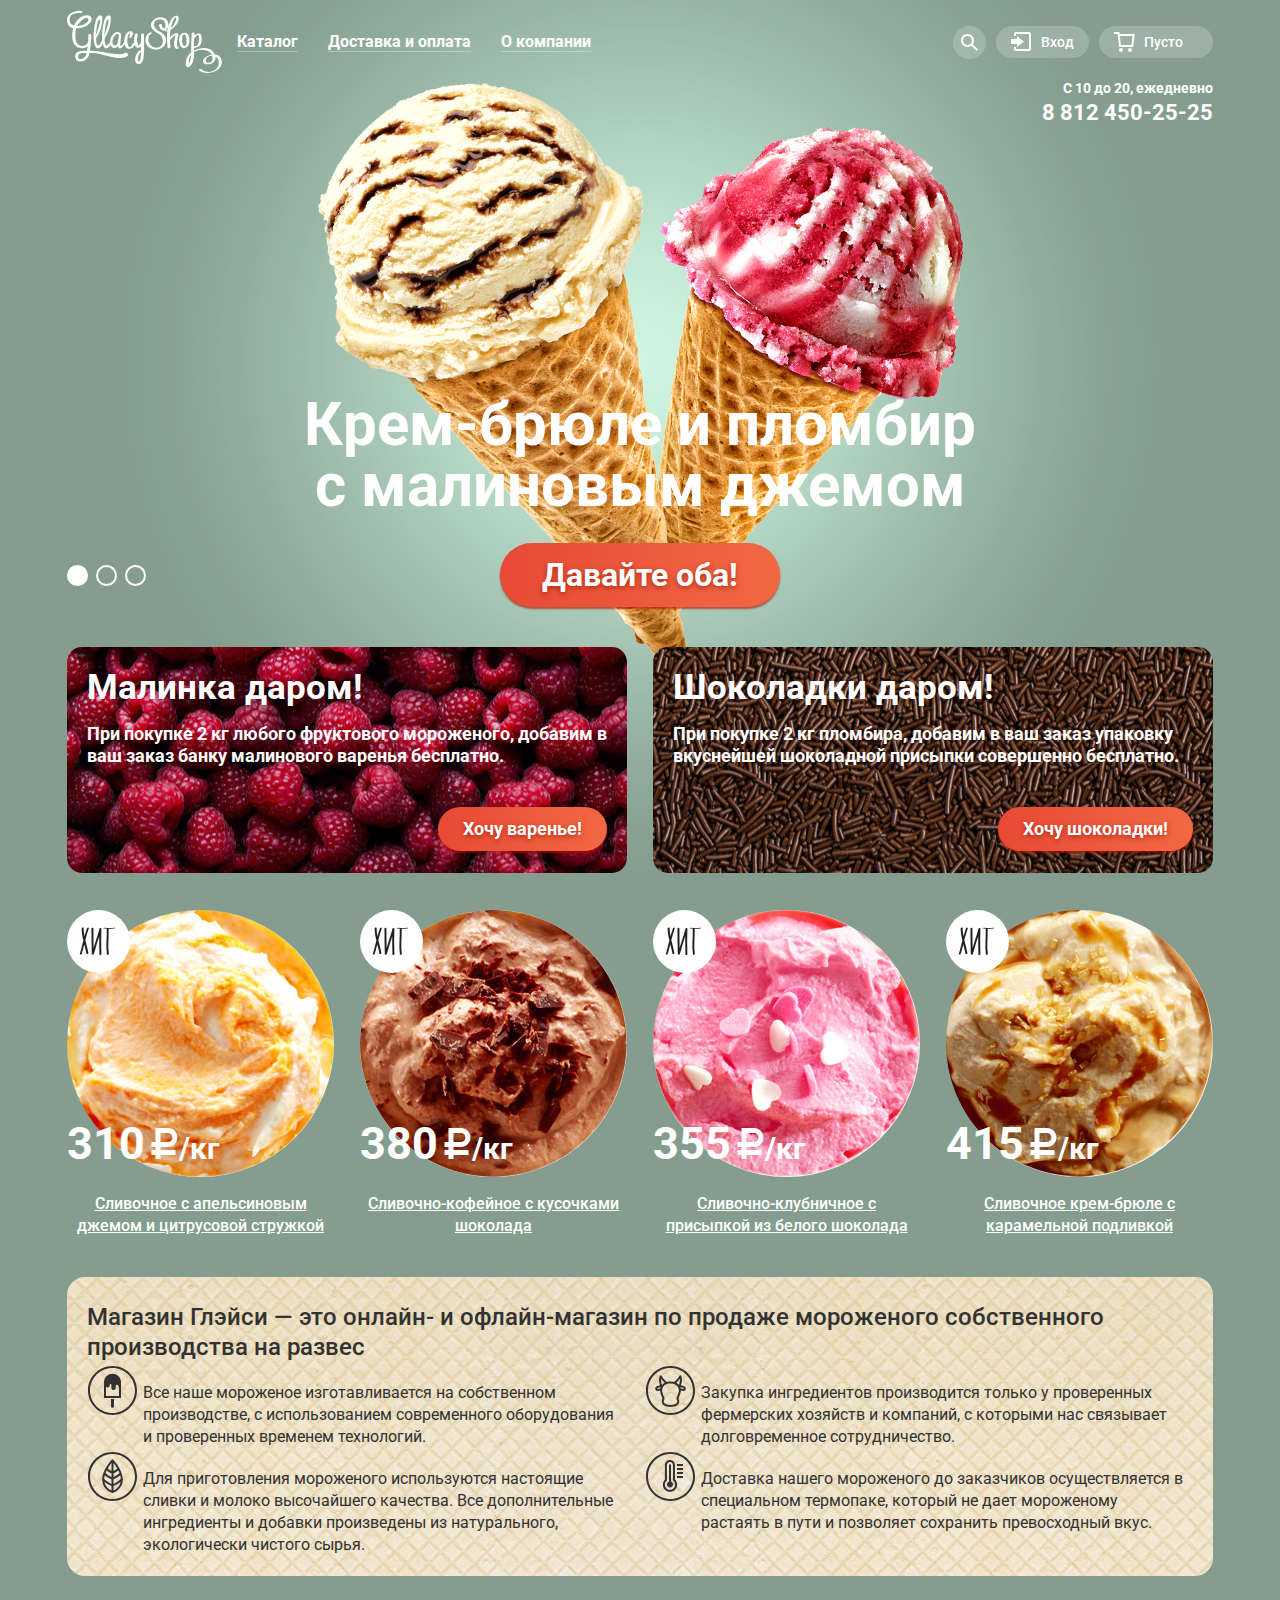
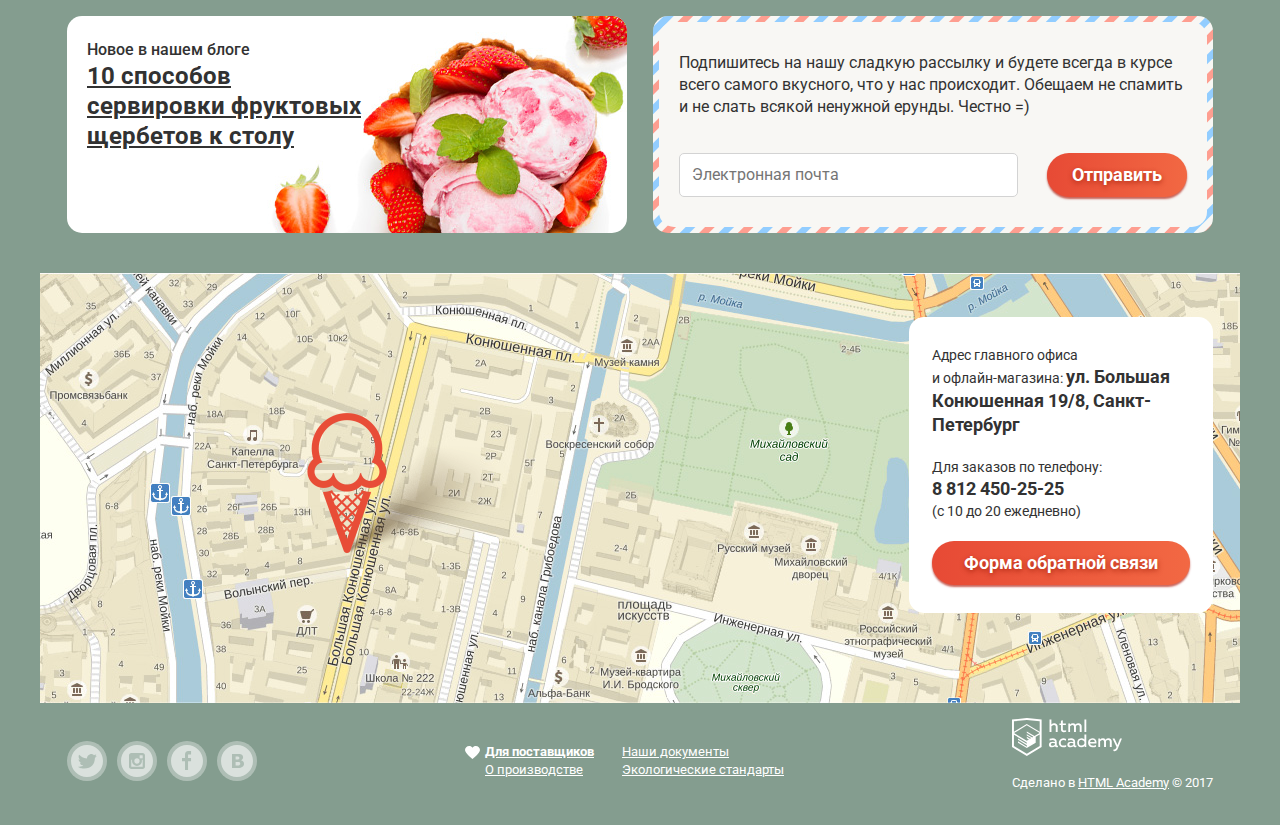
<file: index.html>
<!DOCTYPE html>
<html lang="ru">
	<head>
		<title>GllacyShop</title>
		<meta charset="utf-8">
		<link href="https://fonts.googleapis.com/css?family=Roboto:400,500,700&display=swap&subset=cyrillic" rel="stylesheet">
		<link rel="stylesheet" href="css/normalize.css">
		<link rel="stylesheet" href="css/style.css">
	</head>
	<body>
		<input class="visually-hidden" type="radio" id="product-1" name="toggle" checked>
		<input class="visually-hidden" type="radio" id="product-2" name="toggle">
		<input class="visually-hidden" type="radio" id="product-3" name="toggle">
		<div class="site-wrapper catalog-page">
			<header class="main-header">
				<nav class="main-navigation">
					<div class="main-navigation-wrapper">
						<div class="container">
							<a class="main-header-logo">
								<img src="img/index-logo.svg" width="155" height="70" alt="Логотип GllacyShop">
							</a>
							<ul class="site-navigation">
								<li class="navigation-item main-catalog-item">
									<a class="navigation-catalog" href="catalog.html"><span>Каталог</span></a>
									<ul class="sub-navigation">
										<li><p>Новинки</p></li>
										<li><a class="sub-navigation-item" href="#">Сливочное</a></li>
										<li><a class="sub-navigation-item" href="#">Щербеты</a></li>
										<li><a class="sub-navigation-item" href="#">Фруктовый лед</a></li>
										<li><a class="sub-navigation-item" href="#">Мелорин</a></li>
									</ul>
								</li>
								<li class="navigation-item"><a href="shipping.html"><span>Доставка и оплата</span></a></li>
								<li class="navigation-item"><a href="about.html"><span>О компании</span></a></li>
							</ul>
							<ul class="user-navigation">
								<li class="user-navigation-item search-bar">
									<a href="#"><span class="visually-hidden">Поиск</span></a>
									<form class="search-form" action="https://echo.htmlacademy.ru" method="post">
										<div>
											<label class="visually-hidden" for="search-text">Поиск
											</label>
											<input id="search-text" class="search-text" name="search-text" type="text" placeholder="Что ищем?">
										</div>
									</form>
								</li>
								<li class="user-navigation-item login-link">
									<a href="#">Вход</a>
									<div class="login-container">
										<form class="login-form" action="https://echo.htmlacademy.ru" method="post">
											<p class="login-item">
												<label for="user-email" class="visually-hidden">Электронная почта</label>
												<input id="user-email" class="user-email" type="email" name="email" placeholder="Электронная почта">
											</p>
											<p class="login-item">
												<label for="user-password" class="visually-hidden">
													Пароль
												</label>
												<input id="user-password" class="user-password" type="password" name="password" placeholder="Пароль">
											</p>
											<button class="button" type="submit">Войти</button>
											<a class="restore" href="#">Забыли пароль?</a>
											<br>
											<a class="new-user" href="#">Новая регистрация</a>
										</form>
									</div>
								</li>
								<li class="user-navigation-item shopping-cart">
									<p class="visually-hidden">Корзина</p>
									<a href="#" class="recycle">Пусто</a>
								</li>
							</ul>
						</div>
					</div>
				</nav>
				<div class="main-contact-info container">
					<p class="main-business-hours">
						С 10 до 20, ежедневно					
					</p>
					<p class="main-phone-number">8 812 450-25-25</p>
				</div>
			</header>
			<main class="container">
				<h1 class="visually-hidden">GllacyShop</h1>
				<section class="main-promos">
					<div class="slider-controls">
						<label for="product-1">Первый</label>
						<label for="product-2">Второй</label>
						<label for="product-3">Третий</label>
					</div>
					<h2 class="visually-hidden">Лучшие предложения</h2>
					<ul class="carousel">
						<li class="carousel-item" id="slide-1">
							<h3>Крем-брюле и пломбир с малиновым джемом</h3>
							<a class="button carousel-button" href="#">
							Давайте оба!
							</a>
						</li>
						<li class="carousel-item" id="slide-2">
							<h3>Шоколадный пломбир и лимонный сорбет</h3>
							<a class="button carousel-button" href="#">
							Давайте оба!
							</a>
						</li>
						<li class="carousel-item" id="slide-3">
							<h3>Пломбир с помадкой и клубничный щербет</h3>
							<a class="button carousel-button" href="#">
							Давайте оба!
							</a>
						</li>
					</ul>
				</section>
				<section class="best-offer">
					<h2 class="visually-hidden">Лучшие предложения</h2>
					<div class="best-offer-item raspberies">
						<h3>Малинка даром!</h3>
						<p>При покупке 2 кг любого фруктового мороженого, добавим в ваш заказ банку малинового варенья бесплатно.</p>
						<a class="button" href="#">Хочу варенье!</a>
					</div>
					<div class="best-offer-item chocolates">
						<h3>Шоколадки даром!</h3>
						<p>При покупке 2 кг пломбира, добавим в ваш заказ упаковку вкуснейшей шоколадной присыпки совершенно бесплатно.</p>
						<a class="button" href="#">Хочу шоколадки!</a>
					</div>
				</section>
				<section class="hits">
					<h2 class="visually-hidden">Хиты продаж</h2>
					<ul class="catalog">
						<li class="catalog-item hit">
							<img src="img/hit-icecream-1.jpg" alt="Сливочное с апельсиновым джемом и цитрусовой стружкой">
							<a href="#">Сливочное с апельсиновым джемом и цитрусовой стружкой</a>
							<p class="price">
								<span class="value">310</span>
								<span class="unit">/кг</span>
							</p>
							<a class="button" href="#">Быстрый просмотр</a>
						</li>
						<li class="catalog-item hit" >
							<img src="img/hit-icecream-2.jpg" alt="Сливочно-кофейное с кусочками шоколада">
							<a href="#">Сливочно-кофейное с кусочками шоколада</a>
							<p class="price">
								<span class="value">380</span>
								<span class="unit">/кг</span>
							</p>
							<a class="button" href="#">Быстрый просмотр</a>
						</li>
						<li class="catalog-item hit">
							<img src="img/hit-icecream-3.jpg" alt="Сливочно-клубничное с присыпкой из белого шоколада">
							<a href="#">Сливочно-клубничное с присыпкой из белого шоколада</a>
							<p class="price">
								<span class="value">355</span>
								<span class="unit">/кг</span>
							</p>
							<a class="button" href="#">Быстрый просмотр</a>
						</li>
						<li class="catalog-item hit">
							<img src="img/hit-icecream-4.jpg" alt="Сливочное крем-брюле с карамельной подливкой">
							<a href="#">Сливочное крем-брюле с карамельной подливкой</a>
							<p class="price">
								<span class="value">415</span>
								<span class="unit">/кг</span>
							</p>
							<a class="button" href="#">Быстрый просмотр</a>
						</li>				
					</ul>
				</section>
				<section class="advantages">
					<h2 class="visually-hidden">Наши преимущества</h2>
					<p class="advantages-lead">Магазин Глэйси — это онлайн- и офлайн-магазин по продаже мороженого собственного производства на развес</p>
				<div class="advantages-wrapper">		
					<ul class="advantages-list-left">
							<li class="first">
								Все наше мороженое изготавливается на собственном производстве, с использованием современного оборудования и проверенных временем технологий.
							</li>
							<li class="second">
								Для приготовления мороженого используются настоящие сливки и молоко высочайшего качества. Все дополнительные ингредиенты и добавки произведены из натурального, экологически чистого сырья.
							</li>
						</ul>
						<ul class="advantages-list-right">
							<li class="third">
								Закупка ингредиентов  производится только у проверенных фермерских хозяйств и компаний, с которыми нас связывает долговременное сотрудничество.
							</li>
							<li class="fourth">
								Доставка нашего мороженого до заказчиков осуществляется в специальном термопаке, который не дает мороженому растаять в пути и позволяет сохранить превосходный вкус.
							</li>
						</ul>
					</div>
				</section>
				<div class="index-columns">	
					<section class="news">
						<h2 class="visually-hidden">Новости</h2>
						<p class="latest-news">Новое в нашем блоге</p>
						<a href="#">10 способов сервировки фруктовых щербетов к столу</a>
					</section>
					<section class="subscribe">
						<div class="subscribe-wrapper">
							<h2 class="visually-hidden">Форма для подписки</h2>
							<p class="subscribe-text">Подпишитесь на нашу сладкую рассылку и будете всегда в курсе всего самого вкусного, что у нас происходит. Обещаем не спамить и не слать всякой ненужной ерунды. Честно =) </p>
							<form class="subscribe-form" action="https://echo.htmlacademy.ru" method="post">
								<label for="subscribe-email" class="visually-hidden">Ваш емейл</label>
								<input id="subscribe-email" type="email" name="email" value="" placeholder="Электронная почта">
								<button class="button" type="submit">Отправить</button>
							</form>
						</div>
					</section>
				</div>
				<section class="map">
					<h2 class="visually-hidden">Как нас найти?</h2>
					<iframe src="https://www.google.com/maps/embed?pb=!1m18!1m12!1m3!1d1998.6036253003151!2d30.320858716211177!3d59.938719169054096!2m3!1f0!2f0!3f0!3m2!1i1024!2i768!4f13.1!3m3!1m2!1s0x4696310fca145cc1%3A0x42b32648d8238007!2z0JHQvtC70YzRiNCw0Y8g0JrQvtC90Y7RiNC10L3QvdCw0Y8g0YPQuy4sIDE5LzgsINCh0LDQvdC60YIt0J_QtdGC0LXRgNCx0YPRgNCzLCDQoNC-0YHRgdC40Y8sIDE5MTE4Ng!5e0!3m2!1sru!2scz!4v1563343002463!5m2!1sru!2scz" width="1200" height="430" frameborder="0" style="border:0" allowfullscreen></iframe>
					<div class="contact-info">
						<p class="address">
							Адрес главного офиса <br>и офлайн-магазина:
							<strong>ул. Большая Конюшенная 19/8, Санкт-Петербург</strong>
						</p>
						<p class="phone-number">
							Для заказов по телефону:<br>
							<strong>8 812 450-25-25</strong><br>
							(с 10 до 20 ежедневно)
						</p>
						<a class="button feedback-form-button" href="#">Форма обратной связи</a>
					</div>
				</section>
			</main>
			<footer class="main-footer">
				<div class="container">
					<div class="footer-social">
						<ul class="footer-social-list">
							<li><a class="social-button twitter" href="#">Твиттер</a></li>
							<li><a class="social-button instagram" href="#">Инстаграм</a></li>
							<li><a class="social-button fb" href="#">Фейсбук</a></li>
							<li><a class="social-button vk" href="#">Вконтакте</a></li>
						</ul>
					</div>
					<div class="legal-info">
						<ul class="left">
							<li><a href="#" class="bold-href">Для поставщиков</a></li>
							<li><a href="#">О производстве</a></li>
						</ul>
						<ul class="right">
							<li><a href="#">Наши документы</a></li>
							<li><a href="#">Экологические стандарты</a></li>
						</ul>
					</div>
					<div class="footer-copyright">
						<a href="#">
							<img class="footer-logo" src="img/logo-footer.svg" alt="html-academy-logo">
						</a>
						<p>
							Сделано в <a href="#">HTML Academy</a> &copy; 2017
						</p>
					</div>
				</div>
			</footer>
		</div>
		<div class="modal-wrapper"></div>
		<section class="modal modal-feedback">
			<h2 class="visually-hidden">Форма обратной связи</h2>
			<p class="feedback-first-line">Мы обязательно Вам ответим!</p>
			<form class="feedback-form" action="https://echo.htmlacademy.ru" method="post">
				<p>
					<label class="visually-hidden" for="feedback-name">Имя пользователя</label>
					<input id="feedback-name" class="feedback-name" name="username" type="text" placeholder="Как вас зовут?">
				</p>
				<p>
					<label class="visually-hidden" for="feedback-email">Email</label>
					<input id="feedback-email" class="feedback-email" name="email" type="email" placeholder="Ваша почта для ответа?">
				</p>
				<textarea id="feedback-textarea" class="feedback-textarea" name="question" type="text" rows="6" placeholder="Напишите что-нибудь..."></textarea>
				<button class="button" type="submit">Отправить</button>
			</form>
			<button class="modal-close">Закрыть</button>
		</section>
		<script src="js/index.js"></script>	
	</body>
</html>
</file>
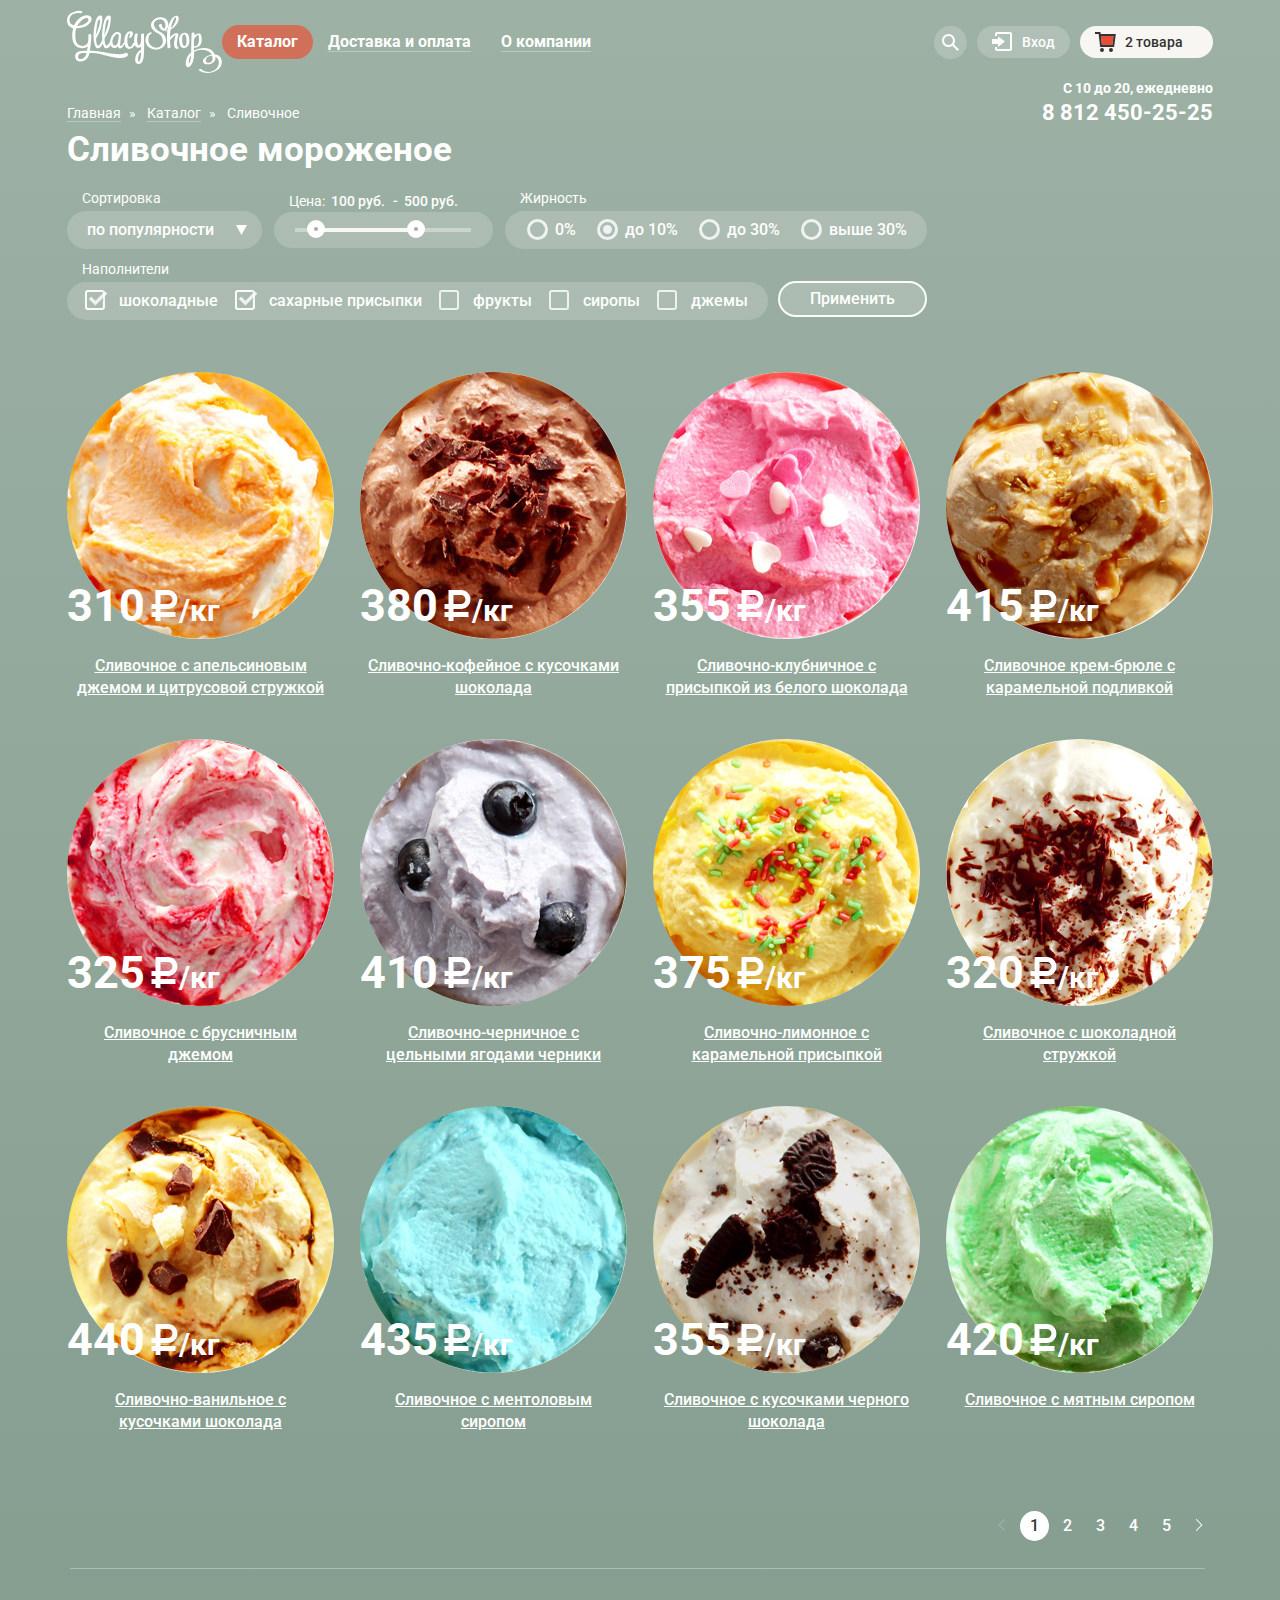
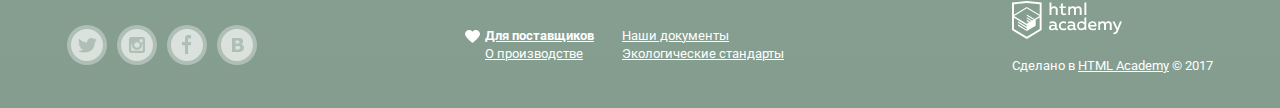
<file: catalog.html>
<!DOCTYPE html>
<html lang="ru">
<head>
    <meta charset="UTF-8">
    <meta name="viewport" content="width=device-width, initial-scale=1.0">
    <meta http-equiv="X-UA-Compatible" content="ie=edge">
    <link href="https://fonts.googleapis.com/css?family=Roboto:400,500,700&display=swap&subset=cyrillic" rel="stylesheet">
    <link rel="stylesheet" href="css/normalize.css">
	<link rel="stylesheet" href="css/style.css">
    <title>GllacyShop. Catalog</title>
</head>
<body>
    <div class="site-wrapper catalog-page">
        <header class="main-header">
            <nav class="main-navigation">
                <div class="main-navigation-wrapper">
                    <div class="container">
                        <a class="main-header-logo" href="index.html">
                            <img src="img/index-logo.svg" width="155" height="70" alt="Логотип GllacyShop">
                        </a>
                        <ul class="site-navigation">
                            <li class="navigation-item main-catalog-item">
                                <a class="navigation-catalog current-nav-item" href="#"><span>Каталог</span></a>
                                <ul class="sub-navigation">
                                    <li><p>Новинки</p></li>
                                    <li><a class="sub-navigation-item current" href="">Сливочное</a></li>
                                    <li><a class="sub-navigation-item" href="#">Щербеты</a></li>
                                    <li><a class="sub-navigation-item" href="#">Фруктовый лед</a></li>
                                    <li><a class="sub-navigation-item" href="#">Мелорин</a></li>
                                </ul>
                            </li>
                            <li class="navigation-item"><a href="shipping.html"><span>Доставка и оплата</span></a></li>
                            <li class="navigation-item"><a href="about.html"><span>О компании</span></a></li>
                        </ul>
                        <ul class="user-navigation">
                            <li class="user-navigation-item search-bar">
                                <a href="#"><span class="visually-hidden">Поиск</span></a>
                                <form class="search-form" action="https://echo.htmlacademy.ru" method="post">
                                    <div>
                                        <label class="visually-hidden" for="search-text">Поиск
                                        </label>
                                        <input id="search-text" class="search-text" name="search-text" type="text" placeholder="Что ищем?">
                                    </div>
                                </form>
                            </li>
                            <li class="user-navigation-item login-link">
                                <a href="#">Вход</a>
                                <div class="login-container">
                                    <form class="login-form" action="https://echo.htmlacademy.ru" method="post">
                                        <p class="login-item">
                                            <label for="user-email" class="visually-hidden">Электронная почта</label>
                                            <input id="user-email" class="user-email" type="email" name="email" placeholder="Электронная почта">
                                        </p>
                                        <p class="login-item">
                                            <label for="user-password" class="visually-hidden">
                                                Пароль
                                            </label>
                                            <input id="user-password" class="user-password" type="password" name="password" placeholder="Пароль">
                                        </p>
                                        <button class="button" type="submit">Войти</button>
                                        <a class="restore" href="#">Забыли пароль?</a>
                                        <br>
                                        <a class="new-user" href="#">Новая регистрация</a>
                                    </form>
                                </div>
                            </li>
                            <li class="user-navigation-item shopping-cart">
                                <p class="visually-hidden">Корзина</p>
                                <a href="#" class="recycle recycle-filled">2 товара</a>
                                <div class="shopping-cart-submenu">
                                    <ul class="shopping-cart-item-list">
                                        <li class="shopping-cart-item">
                                            <p class="ordered-icecream ordered-icecream-1">
                                                <span class="icecream-name">Пломбир с апельсиновым джемом</span>                                                
                                                <span class="weight-and-price">
                                                    <span class="weight">1,5 кг</span>
                                                    x
                                                    <span class="icecream-price">200 руб.</span>
                                                    </span>
                                                <span class="total-icecream-price">300 руб.</span>
                                            </p>
                                            <button class="delete-icecream">Удалить</button>
                                        </li>
                                        <li class="shopping-cart-item">
                                            <p class="ordered-icecream ordered-icecream-2">
                                                <span class="icecream-name">Клубничный пломбир с присыпкой из белого шоколада</span>                                                
                                                <span class="weight-and-price">
                                                    <span class="weight">1,5 кг</span>
                                                    x
                                                    <span class="icecream-price">300 руб.</span>
                                                </span>
                                                <span class="total-icecream-price">450 руб.</span>
                                            </p>
                                            <button class="delete-icecream ">Удалить</button>
                                        </li>
                                    </ul>
                                    <p class="total-price">Итого: 750 руб.</p>
                                    <button class="button">Оформить заказ</button>
                                </div>
                            </li>
                        </ul>
                    </div>
                </div>
            </nav>
            <div class="main-contact-info container">
                <p class="main-business-hours">
                    С 10 до 20, ежедневно					
                </p>
                <p class="main-phone-number">8 812 450-25-25</p>
            </div>
        </header>

        <main class="container">
            <ul class="breadcrumbs">
                <li class="crumb"><a href="index.html">Главная</a></li>
                <li class="crumb"><a href="catalog.html">Каталог</a></li>
                <li class="crumb">Сливочное</li>
            </ul>
            <h1 class="catalog-header">Сливочное мороженое</h1>
            <section class="icecream-filter">
                <h2 class="visually-hidden">Фильтры поиска</h2>
                <form class="filter-form" name="filters" action="https://echo.htmlacademy.ru" method="post"> 
                    <fieldset class="filter-sort">
                        <legend class="filter-header">Сортировка</legend>
                        <div class="filter-wrapper">
                            <select name="sort" id="sort">
                                <option value="sort-popularity">по популярности</option>
                                <option value="sort-fat">по жирности</option>
                            </select>
                            <svg version="1.1" id="Layer_1" xmlns="http://www.w3.org/2000/svg" xmlns:xlink="http://www.w3.org/1999/xlink" x="0px" y="0px"	 width="11px" height="10px" viewBox="0 0 11 10" enable-background="new 0 0 11 10" xml:space="preserve">
                                <polyline fill="#231F20" points="5.5,10 0,0 11,0 "/>
                            </svg>
                        </div>
                    </fieldset>
                    <fieldset class="filter-price">
                        <span class="filter-header">Цена:</span>
                        <label for="min-price" class="min-price"><input type="text" name="min-price" value="100 руб."></label>
                        <label for="max-price"><input type="text" name="max-price" value="500 руб."></label>
                        <div class="filter-wrapper">
                            <div class="range-controls">
                                <div class="scale">
                                    <div class="bar"></div>
                                </div>
                                <div class="range-toggle range-toggle-min"></div>
                                <div class="range-toggle range-toggle-max"></div>
                            </div>
                        </div>
                    </fieldset>
                    <fieldset class="filter-fat">
                        <legend class="filter-header">Жирность</legend>
                        <div class="filter-wrapper">
                            <input class="fat-toggle" type="radio" id="fat-0" name="fat" value="0">
                            <label for="fat-0" tabindex="0">0%</label>
                            <input class="fat-toggle" type="radio" id="fat-10" name="fat" value="10" checked>
                            <label for="fat-10" tabindex="0">до 10%</label>
                            <input class="fat-toggle" type="radio" id="fat-30" name="fat" value="30">
                            <label for="fat-30" tabindex="0">до 30%</label>
                            <input class="fat-toggle" type="radio" id="fat-30-plus" name="fat" value="30-plus">
                            <label for="fat-30-plus" tabindex="0">выше 30%</label>
                        </div>
                    </fieldset>
                    <fieldset class="filter-filler">
                        <legend class="filter-header">Наполнители</legend>
                        <div class="filter-wrapper">
                            <input class="filler-toggle" type="checkbox" id="filler-chocolate" name="filler" value="chocolate" checked>
                            <label for="filler-chocolate" tabindex="0">Шоколадные</label>
                            <input class="filler-toggle" type="checkbox" id="filler-sugar-powder" name="filler" value="sugar-powder" checked>
                            <label for="filler-sugar-powder" tabindex="0">Сахарные присыпки</label>
                            <input class="filler-toggle" type="checkbox" id="filler-friuts" name="filler" value="fruits">
                            <label for="filler-friuts" tabindex="0">Фрукты</label>
                            <input class="filler-toggle" type="checkbox" id="filler-syrups" name="filler" value="syrups">
                            <label for="filler-syrups" tabindex="0">Сиропы</label>
                            <input class="filler-toggle" type="checkbox" id="filler-jams" name="filler" value="jams">
                            <label for="filler-jams" tabindex="0">Джемы</label>
                        </div>
                    </fieldset>
                    <fieldset class="filter-submit">
                        <button class="filters-submit" type="submit">Применить</button>
                    </fieldset>
                </form>
            </section>
            <section class="results">
                <h2 class="visually-hidden">Результаты поиска</h2>
                <ul class="catalog">
                    <li class="catalog-item">
                        <img class="icecream-img" src="img/hit-icecream-1.jpg" alt="Сливочное с апельсиновым джемом и цитрусовой стружкой">
                        <a href="#">Сливочное с апельсиновым джемом и цитрусовой стружкой</a>
                        <p class="price">
                            <span class="value">310</span>
                            <span class="unit">/кг</span>
                        </p>
                        <a class="button" href="#">Быстрый просмотр</a>
                    </li>
                    <li class="catalog-item" >
                        <img src="img/hit-icecream-2.jpg" alt="Сливочно-кофейное с кусочками шоколада">
                        <a href="#">Сливочно-кофейное с кусочками шоколада</a>
                        <p class="price">
                            <span class="value">380</span>
                            <span class="unit">/кг</span>
                        </p>
                        <a class="button" href="#">Быстрый просмотр</a>
                    </li>
                    <li class="catalog-item">
                        <img src="img/hit-icecream-3.jpg" alt="Сливочно-клубничное с присыпкой из белого шоколада">
                        <a href="#">Сливочно-клубничное с присыпкой из белого шоколада</a>
                        <p class="price">
                            <span class="value">355</span>
                            <span class="unit">/кг</span>
                        </p>
                        <a class="button" href="#">Быстрый просмотр</a>
                    </li>
                    <li class="catalog-item">
                        <img src="img/hit-icecream-4.jpg" alt="Сливочное крем-брюле с карамельной подливкой">
                        <a href="#">Сливочное крем-брюле с карамельной подливкой</a>
                        <p class="price">
                            <span class="value">415</span>
                            <span class="unit">/кг</span>
                        </p>
                        <a class="button" href="#">Быстрый просмотр</a>
                    </li>
                    <li class="catalog-item">
                        <img src="img/catalog-icecream-5.jpg" alt="Сливочное с брусничным джемом">
                        <a href="#">Сливочное с брусничным джемом</a>
                        <p class="price">
                            <span class="value">325</span>
                            <span class="unit">/кг</span>
                        </p>
                        <a class="button" href="#">Быстрый просмотр</a>
                    </li>
                    <li class="catalog-item">
                        <img src="img/catalog-icecream-6.jpg" alt="Сливочно-черничное с цельными ягодами черники">
                        <a href="#">Сливочно-черничное с цельными ягодами черники</a>
                        <p class="price">
                            <span class="value">410</span>
                            <span class="unit">/кг</span>
                        </p>
                        <a class="button" href="#">Быстрый просмотр</a>
                    </li>
                    <li class="catalog-item">
                        <img src="img/catalog-icecream-7.jpg" alt="Сливочно-лимонное с карамельной присыпкой">
                        <a href="#">Сливочно-лимонное с карамельной присыпкой</a>
                        <p class="price">
                            <span class="value">375</span>
                            <span class="unit">/кг</span>
                        </p>
                        <a class="button" href="#">Быстрый просмотр</a>
                    </li>
                    <li class="catalog-item">
                        <img src="img/catalog-icecream-8.jpg" alt="Сливочное с шоколадной стружкой">
                        <a href="#">Сливочное с шоколадной стружкой</a>
                        <p class="price">
                            <span class="value">320</span>
                            <span class="unit">/кг</span>
                        </p>
                        <a class="button" href="#">Быстрый просмотр</a>
                    </li>
                    <li class="catalog-item">
                        <img class="icecream-img" src="img/catalog-icecream-9.jpg" alt="Сливочно-ванильное с кусочками шоколада">
                        <a href="#">Сливочно-ванильное с кусочками шоколада</a>
                        <p class="price">
                            <span class="value">440</span>
                            <span class="unit">/кг</span>
                        </p>
                        <a class="button" href="#">Быстрый просмотр</a>
                    </li>
                    <li class="catalog-item">
                        <img src="img/catalog-icecream-10.jpg" alt="Сливочное с ментоловым сиропом">
                        <a href="#">Сливочное с ментоловым сиропом</a>
                        <p class="price">
                            <span class="value">435</span>
                            <span class="unit">/кг</span>
                        </p>
                        <a class="button" href="#">Быстрый просмотр</a>
                    </li>
                    <li class="catalog-item">
                        <img src="img/catalog-icecream-11.jpg" alt="Сливочное с кусочками черного шоколада">
                        <a href="#">Сливочное с кусочками черного шоколада</a>
                        <p class="price">
                            <span class="value">355</span>
                            <span class="unit">/кг</span>
                        </p>
                        <a class="button" href="#">Быстрый просмотр</a>
                    </li>
                    <li class="catalog-item">
                        <img src="img/catalog-icecream-12.jpg" alt="Сливочное с мятным сиропом">
                        <a href="#">Сливочное с мятным сиропом</a>
                        <p class="price">
                            <span class="value">420</span>
                            <span class="unit">/кг</span>
                        </p>
                        <a class="button" href="#">Быстрый просмотр</a>
                    </li>    				
                </ul>
                <ul class="pages">
                    <li class="page inactive"><a href="#">
                        <svg version="1.1" id="Layer_1" xmlns="http://www.w3.org/2000/svg" xmlns:xlink="http://www.w3.org/1999/xlink" x="0px" y="0px"
                            width="8px" height="12px" viewBox="0 0 8 12" enable-background="new 0 0 8 12" xml:space="preserve">
                            <path fill="#C1C6CE" d="M7.237,5.642L1.729,0.133c-0.198-0.198-0.519-0.198-0.716,0s-0.198,0.519,0,0.716L6.163,6l-5.151,5.15
                                c-0.198,0.198-0.198,0.519,0,0.717c0.099,0.099,0.229,0.148,0.358,0.148c0.129,0,0.259-0.05,0.358-0.148l5.509-5.509
                                C7.436,6.16,7.436,5.84,7.237,5.642z"/>
                        </svg>
                    </a></li>
                    <li class="page current"><a href="#">1</a></li>
                    <li class="page"><a href="#">2</a></li>
                    <li class="page"><a href="#">3</a></li>
                    <li class="page"><a href="#">4</a></li>
                    <li class="page"><a href="#">5</a></li>
                    <li class="page"><a href="#">
                        <svg version="1.1" id="Layer_1" xmlns="http://www.w3.org/2000/svg" xmlns:xlink="http://www.w3.org/1999/xlink" x="0px" y="0px"
                            width="8px" height="12px" viewBox="0 0 8 12" enable-background="new 0 0 8 12" xml:space="preserve">
                            <path fill="#C1C6CE" d="M7.237,5.642L1.729,0.133c-0.198-0.198-0.519-0.198-0.716,0s-0.198,0.519,0,0.716L6.163,6l-5.151,5.15
                                c-0.198,0.198-0.198,0.519,0,0.717c0.099,0.099,0.229,0.148,0.358,0.148c0.129,0,0.259-0.05,0.358-0.148l5.509-5.509
                                C7.436,6.16,7.436,5.84,7.237,5.642z"/>
                        </svg>
                    </a></li>
                </ul>
            </section>
        </main>

        <footer class="main-footer">
            <div class="container">
                <div class="footer-social">
                    <ul class="footer-social-list">
                        <li><a class="social-button twitter" href="#">Твиттер</a></li>
                        <li><a class="social-button instagram" href="#">Инстаграм</a></li>
                        <li><a class="social-button fb" href="#">Фейсбук</a></li>
                        <li><a class="social-button vk" href="#">Вконтакте</a></li>
                    </ul>
                </div>
                <div class="legal-info">
                    <ul class="left">
                        <li><a href="#" class="bold-href">Для поставщиков</a></li>
                        <li><a href="#">О производстве</a></li>
                    </ul>
                    <ul class="right">
                        <li><a href="#">Наши документы</a></li>
                        <li><a href="#">Экологические стандарты</a></li>
                    </ul>
                </div>
                <div class="footer-copyright">
                    <a href="#">
                        <img class="footer-logo" src="img/logo-footer.svg" alt="html-academy-logo">
                    </a>
                    <p>
                        Сделано в <a href="#">HTML Academy</a> &copy; 2017
                    </p>
                </div>
            </div>
        </footer>
    </div>
</body>
</html>
</file>
<file: css/style.css>
body {
	margin: 0;
	padding: 0;
	
	font-family: 'Roboto', sans-serif;
	font-size: 16px;
	line-height: 22px;
	font-weight: 400;
	color: #ffffff;
}

img {
	max-width: 100%;
	height: auto;
}

.visually-hidden {
	position: absolute;
    width: 1px;
    height: 1px;
    margin: -1px;
    border: 0;
    padding: 0;
    clip: rect(0 0 0 0);
    overflow: hidden;
}

.button {
	display: block;
	margin: 0;
	padding: 10px 25px;
	border: 0;
	background-color: #ed705e;
	
	font-size: 18px;
	line-height: 24px;
	font-weight: 700;
	text-align: center;

	border-radius: 25px;
	
	color: #ffffff;
	text-decoration: none;
	background-image: -webkit-gradient( linear, left top, right top, from(rgb(231,74,53)), to(rgb(242,104,67)));
	background-image: -webkit-linear-gradient( left, rgb(231,74,53) 0%, rgb(242,104,67) 100%);
	background-image: -o-linear-gradient( left, rgb(231,74,53) 0%, rgb(242,104,67) 100%);
	background-image: linear-gradient( 90deg, rgb(231,74,53) 0%, rgb(242,104,67) 100%);
	-webkit-box-shadow: 0px 2px 2px 0px rgba(172, 16, 0, 0.64);
	        box-shadow: 0px 2px 2px 0px rgba(172, 16, 0, 0.64);
	text-shadow: 0px 2px 5px rgba(160, 32, 11, 0.76);
}

.button:hover {
	background: -webkit-gradient(linear, left top, left bottom, from(#f58669), to(#ec6f5e));
	background: -webkit-linear-gradient(top, #f58669 0%, #ec6f5e 100%);
	background: -o-linear-gradient(top, #f58669 0%, #ec6f5e 100%);
	background: linear-gradient(to bottom, #f58669 0%, #ec6f5e 100%);
	-webkit-box-shadow: 0px 2px 2px 0px rgba(172, 16, 0, 0.64);
	        box-shadow: 0px 2px 2px 0px rgba(172, 16, 0, 0.64);
  }
  
 .button:active {
	color: #fceeec;
	background-color: rgba(0, 0, 0, 0.07);
	background-image: -webkit-gradient( linear, left top, right top, from(rgb(242,104,67)), to(rgb(231,74,53)));
	background-image: -webkit-linear-gradient( left, rgb(242,104,67) 0%, rgb(231,74,53) 100%);
	background-image: -o-linear-gradient( left, rgb(242,104,67) 0%, rgb(231,74,53) 100%);
	background-image: linear-gradient( 90deg, rgb(242,104,67) 0%, rgb(231,74,53) 100%);
	-webkit-box-shadow: inset 0px 2px 2px 0px rgba(172, 16, 0, 1);
	        box-shadow: inset 0px 2px 2px 0px rgba(172, 16, 0, 1);
  }

.site-wrapper {
	min-width: 940px;
	background-color: #849d8f;
	background-image: url("../img/promo-icecream-1.png");
	background-repeat: no-repeat;
	background-position: top center;

	-webkit-transition: background-image 0.5s ease, background-color 0.5s ease;

	-o-transition: background-image 0.5s ease, background-color 0.5s ease;

	transition: background-image 0.5s ease, background-color 0.5s ease;
}

.site-wrapper::before,
.site-wrapper::after {
	content: "";
	visibility: hidden;
}

.site-wrapper::before {
	background-image: url("../img/promo-icecream-2.png");
}

.site-wrapper::after {
	background-image: url("../img/promo-icecream-3.png");
}

.catalog-page {
	background-color: rgb(132,157,143);
	background-image: -webkit-gradient( linear, left top, left bottom, from(rgb(157,177,165)), to(rgb(132,157,143)));
	background-image: -webkit-linear-gradient( top, rgb(157,177,165) 0%, rgb(132,157,143) 100%);
	background-image: -o-linear-gradient( top, rgb(157,177,165) 0%, rgb(132,157,143) 100%);
	background-image: linear-gradient( 180deg, rgb(157,177,165) 0%, rgb(132,157,143) 100%);
}

.main-navigation-wrapper {
	width: 100%;
}

.main-navigation-wrapper .container {
	display: -webkit-box;
	display: -ms-flexbox;
	display: flex;
	-webkit-box-pack: justify;
	    -ms-flex-pack: justify;
	        justify-content: space-between;	
}

.container {
	width: 1200px;
	margin: 0 auto;
	padding: 0 27px;
	-webkit-box-sizing: border-box;
	        box-sizing: border-box;
}

.site-navigation,
.user-navigation {
	display: -webkit-box;
	display: -ms-flexbox;
	display: flex;
	-ms-flex-wrap: wrap;
	    flex-wrap: wrap;
	-webkit-box-pack: start;
	    -ms-flex-pack: start;
	        justify-content: flex-start;
	padding: 0;
	margin: auto 0;
}

.user-navigation a:hover,
.user-navigation a:focus,
.user-navigation a:active {
	color: #323232;
	background-color: #f7f6f3;
}

.main-header-logo {
	padding-top: 10px; 
}

.navigation-item {
	padding-top: 16px;
	padding-bottom: 12px;
}

.navigation-item > a {
	display: block;
	padding: 8px 15px;
	border-radius: 20px;
	text-decoration: none;
}

.navigation-item > .current-nav-item {
	background-color: #d07058;
}


.navigation-item span {
	border-bottom: 1px solid rgba(255, 255, 255, 0.3);
}

.current-nav-item span {
	border: none;
}

.main-catalog-item {
	position: relative;
}

.sub-navigation {
	min-width: 143px;
	color: #323232;
	display: none;
	list-style: none;
	padding: 0;
	padding-bottom: 8px;
	margin: 0;
	top: 55px;
	left: -7px;
	border-radius: 5px;
	position: absolute;
	background-color: rgb( 248, 247, 244 );
	-webkit-box-shadow: 0px 20px 20px 0px rgb( 0, 0, 0 );
	        box-shadow: 0px 20px 20px 0px rgb( 0, 0, 0 );
	z-index: 1;
}


.sub-navigation p {
	margin: 0;
	padding: 11px 14px;
	font-weight: 700;
	line-height: 16px;
	font-size: 14px;
}

.sub-navigation li:first-child {
	padding: 0;
	margin-left: 6px;
	margin-right: 8px;
	border-bottom: 1px solid rgba(50, 50, 50, 0.2);
}

.sub-navigation .sub-navigation-item {
	display: block;
	color: #323232;
	padding: 6px 20px;
	margin: 0;
	font-weight: 400;
	line-height: 16px;
	font-size: 14px;
}

.main-catalog-item:hover .sub-navigation, 
.main-catalog-item:focus .sub-navigation,
.main-catalog-item:active .sub-navigation {
	display: block;		
}

.user-navigation-item {
	position: relative;
	display: block;
	padding-top: 16px;
	padding-bottom: 12px;
	
}

.search-bar a {
	content: "";
	display: block;
	padding: 0;
	margin: auto 0;
	margin-right: 10px;
	background-color: rgba(255, 255, 255, 0.2);
	background-image: url("../img/search-icon.svg");
	background-position: center center;
	background-repeat: no-repeat;
	width: 33px;
	height: 33px;
	border-radius: 50%;
	cursor: pointer;
}

.search-bar a:hover,
.search-bar a:focus {
	background-color: rgba(255, 255, 255);
	background-image: url("../img/search-icon-hover.svg");
}

.search-form,
.login-container,
.shopping-cart-submenu {
	display: none;
	position: absolute;
	list-style: none;
	right: 0;
	top: 55px;
	border-radius: 6px;
	background-color: rgb( 248, 247, 244 );
	-webkit-box-shadow: 0px 20px 20px 0px rgb( 0, 0, 0 );
	        box-shadow: 0px 20px 20px 0px rgb( 0, 0, 0 );
	z-index: 1;
}

.login-link:hover .login-container,
.login-link:focus .login-container,
.login-link:active .login-container {
	display: block;
}

.search-text,
.user-password,
.user-email {
	margin: 20px 16px;
	padding: 9px 0;
	padding-left: 15px;
	width: 315px;

	font-size: 14px;
	line-height: 24px;
	font-weight: 400;
	
	border-radius: 5px;
	border-style: solid;
	border-width: 1px;
	border-color: rgb( 211, 211, 210 );
}

.search-text:hover,
.user-email:hover,
.user-password:hover {
	border-style: solid;
	border-width: 2px;
	border-color: rgba( 154, 154, 154, 0.5 );
	margin: 19px 15px;
}

.user-email {
	margin: 10px 16px;
	width: 240px;
}

.user-email:hover {
	margin: 9px 15px;
}

.user-password {
	width: 240px;
	margin-top: 0;
	margin-bottom: 10px;
}

.user-password:hover {
	margin-top: -1px;
	margin-bottom: 9px; 
}


.search-bar:hover .search-form {
	display: block;
}

.login-link > a {
	display: block;
	color: #ffffff;
	font-weight: 500;
	padding: 8px 15px;
	padding-left: 45px;
	margin: 0;
	margin-right: 10px;
	border-radius: 20px;
	background-color: rgba(255, 255, 255, 0.2);
	cursor: pointer;
}

.login-link > a:hover,
.login-link > a:focus {
	color: rgb( 50, 50, 50 );
	background-color: rgb(255, 255, 255);
}

.login-link > a::before {
	content: "";
	position: absolute;
	width: 25px;
	height: 25px;
	background-image: url("../img/login.svg");
	background-repeat: no-repeat;
	background-position: top left;
	left: 15px;
	top: 22px;
}

.login-link > a:hover::before,
.login-link > a:focus::before {
	background-image: url("../img/login-hover.svg");
}

.shopping-cart a {
	display: block;
	color: #ffffff;
	font-weight: 500;
	padding: 8px 15px;
	padding-left: 45px;
	padding-right: 30px;
	margin: 0;
	border-radius: 20px;
	background-color: rgba(255, 255, 255, 0.2);
	position: relative;
	cursor: pointer;
}

.shopping-cart a::before {
	content: "";
	position: absolute;
	width: 25px;
	height: 25px;
	background-image: url("../img/recycle.svg");
	background-repeat: no-repeat;
	background-position: top left;
	left: 15px;
	top: 6px;
}

.shopping-cart a:hover::before,
.shopping-cart a:focus::before {
	background-image: url("../img/cart-hover.svg");
}

.shopping-cart .recycle-filled {
	background-color: #f7f6f3;
	color: #323232;
}

.shopping-cart .recycle-filled::before {
	background-image: url("../img/cart-filled.svg");
}

.shopping-cart .recycle-filled:hover::before,
.shopping-cart .recycle-filled:focus::before {
	background-image: url("../img/cart-filled.svg");
}

.shopping-cart-submenu {
	padding: 20px 15px;
	display: none;
	min-width: 542px;
	color: #323232;
}

.shopping-cart:hover .shopping-cart-submenu {
	display: block;
}

.shopping-cart-submenu .button {
	float: right;
}

.shopping-cart-item-list {
	list-style: none;
	padding-left: 72px;
	padding-right: 18px;
	margin-bottom: 32px;
	position: relative;
}

.shopping-cart-item-list:after {
	content: "";
	position: absolute;
	width: 100%;
	height: 1px;
	background-color: #cacac7;
	bottom: -17px;
	right: 0;
}  

.shopping-cart-item-list .shopping-cart-item:not(:last-child) {
	margin-bottom: 32px;
}

.shopping-cart-item {
	position: relative;
}

.ordered-icecream {
	font-size: 13px;
	line-height: 16px;
	font-weight: 400;
	
	margin: 0;
	padding: 0;
	display: -webkit-box;
	display: -ms-flexbox;
	display: flex;
	-webkit-box-pack: justify;
	    -ms-flex-pack: justify;
	        justify-content: space-between;
	position: relative;
}

.ordered-icecream::before {
	content: "";
	position: absolute;
	left: -47px;
	top: -9px;
	height: 33px;
	width: 33px;
	background-repeat: no-repeat;
	background-size: cover;
	border-radius: 50%;
}



.ordered-icecream-1::before {
	background-image: url("../img/hit-icecream-1.jpg");
}

.ordered-icecream-2::before {
	background-image: url("../img/hit-icecream-3.jpg");
}

.icecream-name {
	width: 225px;
}

.icecream-price {
	opacity: 0.7;
}

.delete-icecream {
	position: absolute;
	border: 0;
	font-size: 0;
	background-color: transparent;
	cursor: pointer;
	height: 15px;
	width: 15px;
	top: 0;
	left: -73px;
}

.delete-icecream::before,
.delete-icecream::after {
	content: "";
	position: absolute;
	top: 7px;
	left: 0px;

	width: 15px;
	height: 1px;
	background-color: #231f20;
}

.delete-icecream::before {
	-webkit-transform: rotate(45deg);
	    -ms-transform: rotate(45deg);
	        transform: rotate(45deg);
}

.delete-icecream::after {
	-webkit-transform: rotate(-45deg);
	    -ms-transform: rotate(-45deg);
	        transform: rotate(-45deg);
}

.total-price {
	font-size: 15px;
	line-height: 18px;
	font-weight: 700;
	
	text-align: right;
}



.main-contact-info.container {
	text-align: right;
}

.main-business-hours {
	font-size: 14px;
	line-height: 16px;
	font-weight: 700;
	
	margin: 0;
	padding: 0;
	
	margin-bottom: 5px;
}

.main-phone-number {
	font-size: 22px;
	line-height: 24px;
	font-weight: 700;
	
	margin: 0;
	padding: 0;
}

.site-navigation {
	line-height: 18px;
	list-style: none;
}

.site-navigation a {
	color: #ffffff;
	font-weight: 700;
}


.site-navigation a:hover,
.site-navigation a:focus {
	color: #323232;
	background-color: #f7f6f3;
}

.site-navigation a:active {
	background-color: rgba(234, 234, 234, 1);
	-webkit-box-shadow: inset 0px 2px 1px 0px rgb(105, 105, 105);
	        box-shadow: inset 0px 2px 1px 0px rgb(105, 105, 105);
}

.sub-navigation {
	list-style: none;
}

.sub-navigation a {
	text-decoration: none;
}


.sub-navigation a:hover,
.sub-navigation a:focus {
	background-color: #fbded7;
}

.sub-navigation .current {
	background-color: #d07058;
	color: #ffffff;
}

.sub-navigation a:active {
	background-color: #f6b5a5;
}

.user-navigation {
	font-size: 14px;
	line-height: 16px;
	font-weight: 500;
	margin-left: auto;
	
	list-style: none;
}

.user-navigation a {
	text-decoration: none;
}

.login-container {
	background-color: #f8f7f4;
	color: #323232;
}

.login-container p {
	font-size: 14px;
	line-height: 24px;
	font-weight: 400;
}

.login-container a {
	font-size: 13px;
	line-height: 24px;
	font-weight: 400;
}

.login-form .button {
	float: left;
	margin-left: 20px;
	margin-right: 20px;
	margin-top: 0;
	margin-bottom: 20px;
}

.login-form .restore,
.login-form .new-user {
	color: #323232;
	border-bottom: 1px solid #323232;

}

.business-hours {
	font-size: 14px;
	line-height: 16px;
	font-weight: 700;
}

.phone-number {
	font-size: 22px;
	line-height: 24px;
	font-weight: 700;
}

.catalog-header {
	font-size: 35px;
	line-height: 41px;
	font-weight: 700;

	margin: 0;
	padding: 0;
	margin-bottom: 20px;
}

.breadcrumbs {
	font-size: 14px;
	line-height: 16px;
	font-weight: 400;
	padding: 0;
	margin: 0;
	margin-top: -20px;
	margin-bottom: 8px;
	list-style: none;
}

.crumb {
	display: inline-block;
}

.crumb::after {
	content: "»";
	margin-left: 8px;
	margin-right: 8px;
}

.crumb:last-child {
	margin-right: 0;
}

.crumb:last-child::after {
	content: "";
}

.crumb a {
	text-decoration: none;
	color: #ffffff;
	border-bottom: 1px solid rgba(255, 255, 255, 0.3);
}

.crumb a:hover,
.crumb a:focus,
.crumb a:active {
	color: #f8ba9d;
	border-bottom: 1px solid rgba(255, 188, 158, 0.3);
}

.filter-form {
	margin: 0;
	padding: 0;
	display: -webkit-box;
	display: -ms-flexbox;
	display: flex;
	-ms-flex-wrap: wrap;
	    flex-wrap: wrap;
	-webkit-box-pack: justify;
	    -ms-flex-pack: justify;
	        justify-content: space-between;
	width: 860px;
	margin-bottom: 40px;
}

.filter-form fieldset {
	margin: 0;
	padding: 0;
	border: 0;
}

.filter-header {
	font-size: 14px;
	line-height: 16px;
	font-weight: 400;

	padding-left: 15px;
	margin-bottom: 5px;
}

.filter-wrapper {
	position: relative;
	
	margin: 0;
	margin-bottom: 12px;
	padding: 8px 20px;
	border-radius: 25px;

	-webkit-box-sizing: border-box;

	        box-sizing: border-box;
	background-color: rgba( 248, 247, 244, 0.2 );
}

.filter-sort .filter-wrapper {
	width: 195px;
}

.filter-wrapper select {
	font-size: 16px;
	line-height: 18px;
	font-weight: 500;
	width: 165px;
	padding-right: 20px;
	overflow: hidden;
	
	border: none;
	background-color: rgba( 248, 247, 244, 0 );
	color: #ffffff;
	-webkit-appearance: none;
	-moz-appearance: none;
	     appearance: none;
	margin-right: auto;
}

.filter-wrapper svg {
	position: absolute;
	right: 15px;
	top: 14px;
	pointer-events: none;
}

.filter-wrapper polyline {
	fill: #ffffff;
}

.filter-wrapper:hover polyline {
	fill: #231F20;
}

.filter-wrapper:hover select {
	color: #000000;
}

.filter-price input {
	font-size: 14px;
	line-height: 16px;
	font-weight: 500;

	color: #ffffff;
	border: none;
	
	background-color: transparent;
	width: 60px;
}

.min-price::after {
	content: "-";
	font-size: 14px;
	line-height: 16px;
	font-weight: 500;
}

.filter-price .filter-wrapper {
	width: 219px;
	padding: 16px 21px;
}

.range-controls {
	width: 176px;
	height: 4px;
	background-color: rgba( 248, 247, 244, 0.4 );
	position: relative;
}

.bar {
	margin-left: 16px;
	width: 108px;
	height: 4px;
	background-color: rgba( 248, 247, 244, 1 );
}

.range-toggle {
	width: 4px;
	height: 4px;
	border: 7px solid #ffffff;
	border-radius: 50%;
	position: absolute;
	background-color: #ababab;
	cursor: pointer;
}

.range-toggle:hover {
	width: 5px;
	height: 5px;
	border: 8px solid #ffffff;
}

.range-toggle-min {
	top: -8px;
	left: 12px;
}

.range-toggle-max {
	top: -8px;
	left: 112px;
}



.filter-fat .filter-wrapper {
	min-width: 416px;
}


.fat-toggle {
	display: none;
}

.fat-toggle + label {
	font-size: 16px;
	line-height: 18px;
	font-weight: 500;
	
	position: relative;
	margin-left: 30px;
	margin-right: 15px;
}

.fat-toggle + label:last-child {
	margin-right: 0;
}

.fat-toggle + label::before {
	content: "";
	width: 15px;
	height: 15px;
	position: absolute;
	left: -28px;
	
	border: 3px solid rgba(255, 255, 255, 0.8);
	border-radius: 50%;
}

.fat-toggle + label::after {
	content: "";
	width: 9px;
	height: 9px;
	position: absolute;
	left: -22px;
	top: 5px;
	
	background-color: rgba(255, 255, 255, 0.8);
	border-radius: 50%;
	display: none;
}

.fat-toggle + label:focus::before {
	outline: thin dotted;
	outline: 5px auto -webkit-focus-ring-color;
}

.fat-toggle:checked + label::after {
	display: block;
}

.fat-toggle + label:hover::before {
	border: 3px solid rgba(255, 255, 255, 1);
}

.fat-toggle + label:hover::after {
	background-color: rgba(255, 255, 255, 1);
}

.filler-toggle {
	display: none;
}

.filler-toggle + label {
	font-size: 16px;
	line-height: 18px;
	font-weight: 500;
	
	margin-left: 32px;
	margin-right: 15px;
	position: relative;

	text-transform: lowercase;
}

.filler-toggle + label:last-child {
	margin-right: 0;
}

.filler-toggle + label::before {
	content: "";
	position: absolute;
	width: 16px;
	height: 16px;
	border: 2px solid rgba(255, 255, 255, 0.8);
	border-radius: 3px;
	left: -34px;
	background-image: none;
}

.filler-toggle + label:hover::before {
	border: 2px solid rgba(255, 255, 255, 1);
}

.filler-toggle + label:focus::before {
	outline: thin dotted;
	outline: 5px auto -webkit-focus-ring-color;
}

.filler-toggle:checked + label::after {
	content: "";
	width: 23px;
	height: 23px;
	left: -34px;;
	position: absolute;
	background-image: url("../img/checkbox-on.svg");
	background-repeat: no-repeat;
	background-size: contain;
	opacity: 0.8;
}

.filler-toggle:checked + label:hover::after {
	opacity: 1;
}

.filter-submit .filters-submit {
	font-size: 16px;
	line-height: 18px;
	font-weight: 500;

	color: #ffffff;
	border: 2px solid #fbfcfb;
	
	margin: 0;
	margin-bottom: 12px;
	padding: 7px 30px;
	border-radius: 25px;

	-webkit-box-sizing: border-box;

	        box-sizing: border-box;
	background-color: rgba( 248, 247, 244, 0.2 );
	
	margin-top: 20px;
	cursor: pointer;
}

.filters-submit:hover,
.filters-submit:focus {
	background-color: rgb( 255, 255, 255 );
	color: rgb( 50, 50, 50 );
}

.filters-submit:active {
	background-color: rgb( 237, 237, 237 );
	-webkit-box-shadow: inset 0px 2px 1px 0px rgb(105, 105, 105);
	        box-shadow: inset 0px 2px 1px 0px rgb(105, 105, 105);
	padding: 9px 32px;
	border: none;

}

.main-promos {
	position: relative;

	padding-top: 270px;
	text-align: center;
}

.slider-controls {
	position: absolute;
	bottom: 20px;
	left: 0;
	font-size: 0;
}

.slider-controls label {
	display: inline-block;
	width: 17px;
	height: 17px;
	margin-right: 8px;
	vertical-align: top;

	background-color: transparent;
	border: 2px solid #ffffff;
	border-radius: 50%;
	cursor: pointer;
}


#product-1:checked ~ .site-wrapper {
	background-color: #849d8f;
	background-image: url("../img/promo-icecream-1.png");
}

#product-2:checked ~ .site-wrapper {
	background-color: #8996a6;
	background-image: url("../img/promo-icecream-2.png");
}

#product-3:checked ~ .site-wrapper {
	background-color: #9d8b84;
	background-image: url("../img/promo-icecream-3.png");
}

#product-1:checked ~ .site-wrapper #slide-1,
#product-2:checked ~ .site-wrapper #slide-2,
#product-3:checked ~ .site-wrapper #slide-3 {
	display: block;
}

#product-1:checked ~ .site-wrapper label[for="product-1"],
#product-2:checked ~ .site-wrapper label[for="product-2"],
#product-3:checked ~ .site-wrapper label[for="product-3"] {
	background-color: #ffffff;
}

.carousel {
	list-style: none;

	margin: 0;
	padding: 0;
	margin-bottom: 40px;
}

.carousel-item {
	display: none;
}

.carousel-item h3 {
	font-size: 60px;
	line-height: 60.35px;
	font-weight: 700;
	width: 700px;
	margin: 0 auto;
	margin-bottom: 27px;
	padding: 0;
	
	text-align: center;
}

.carousel-button {
	font-size: 32px;
	line-height: 44px;
	margin: auto;
	text-align: center;
	padding: 10px 0px;
	border-radius: 40px;
	width: 280px;
	border: none;
	text-decoration: none;
}

.best-offer {
	display: -webkit-box;
	display: -ms-flexbox;
	display: flex;
	-webkit-box-pack: justify;
	    -ms-flex-pack: justify;
	        justify-content: space-between;
	-ms-flex-line-pack: justify;
	    align-content: space-between;
	margin-bottom: 37px;
	padding: 0;
}

.best-offer-item {
	width: 520px;
	border-radius: 15px;
	margin: 0;
	padding: 20px;
	padding-bottom: 22px;
	background-position: 50% 50%;
	background-repeat: no-repeat;
	background-size: cover;
}

.best-offer-item.raspberies {
	background-color: #610008;
	background-image: url("../img/raspberry-background.jpg");
}

.best-offer-item.chocolates {
	background-color: #422411;
	background-image: url("../img/chocolate-background.jpg");
}

.best-offer-item h3 {
	font-size: 35px;
	line-height: 41px;
	font-weight: 700;
	margin: 0;
	padding: 0;
	margin-bottom: 15px;
}

.best-offer-item p {
	font-size: 18px;
	line-height: 22px;
	font-weight: 700;

	margin: 0;
	padding: 0;
	margin-bottom: 40px;
}

.best-offer-item .button {
	float: right;
}

.catalog {
	margin: 0;
	padding: 0;
	display: -webkit-box;
	display: -ms-flexbox;
	display: flex;
	-ms-flex-wrap: wrap;
	    flex-wrap: wrap;
	-webkit-box-pack: justify;
	    -ms-flex-pack: justify;
	        justify-content: space-between;
	
	list-style: none;
}

.catalog-item {
	margin: 0;
	padding: 0;
	width: 267px;
	position: relative;
	margin-bottom: 40px;
}

.catalog-item::after {
	content: "";
	position: absolute;
	top: -6px;
	left: -13px;
	width: 293px;
	height: 406px;
	z-index: -1;
	border-radius: 5px;
	background-color: rgba(248, 247, 244, 0.2);
	-webkit-box-shadow: 0px 20px 20px 0px rgba(0, 0, 0, 0.4);
	        box-shadow: 0px 20px 20px 0px rgba(0, 0, 0, 0.4);
	display: none;
}


.catalog-item:hover::after {
	display: block;
}

.catalog-item:hover {
	z-index: 3;
}


.hit::before {
	position: absolute;
	content: "";
	width: 63px;
	height: 63px;
	background-color: #fff;
	left: 0;
	top: 0;
	background-image: url("../img/hit.svg");
	border-radius: 50%;
}

.catalog-item img {
	border-radius: 50%;
	background-color: transparent;
	margin-bottom: 10px;
}


.catalog-item .price {
	position: absolute;
	top: 195px;
}

.price .unit {
	padding-left: 30px;
}

.price .unit::before {
	content: "";
	width: 30px;
	height: 36px;
	top: 5px;
	right: 40px;
	background-color: transparent;
	background-image: url("../img/rub.svg");
	background-repeat: no-repeat;
	background-position: top center;
	position: absolute;


}

.catalog-item img + a {
	
	font-size: 16px;
	line-height: 22px;
	font-weight: 500;
	text-align: center;
	padding: 0 7px;
	
	
	
	color: #ffffff;
	display: block;
}

.catalog-item a:hover,
.catalog-item a:focus,
.catalog-item a:active {
	color: #f8ba9d;
}

.catalog-item .button {
	font-size: 18px;
	line-height: 24px;
	font-weight: 700;
	
	display: none;
	position: absolute;
	bottom: -60px;
	left: 27px;
}

.catalog-item:hover .button {
	display: block;
	color: #ffffff;
}

.value {
	font-size: 45px;
	line-height: 45px;
	font-weight: 700;
}

.unit {
	font-size: 30px;
	line-height: 45px;
	font-weight: 700;
}

.pages {
	position: relative;
	
	list-style: none;
	text-align: right;
	margin: 0;
	padding: 0;
	margin-top: 38px;
	margin-bottom: 45px;
}

.pages::after {
	content: "";
	position: absolute;
	width: 99%;
	height: 1px;
	background-color: #ffffff;
	right: 8px;
	top: 57px;
	opacity: 0.3;
}

.pages li {
	display: inline-block;
	margin: 0;
	padding: 0;
}

.page a {
	font-size: 16px;
	line-height: 18px;
	font-weight: 500;

	margin: 0;
	padding: 6px 10px;
	border-radius: 50%;
	
	text-decoration: none;
	color: #ffffff;
	display: block;
	
}

.page path {
	fill: #ffffff;
}


.page a:hover,
.page a:focus {
	background-color: rgba(255, 255, 255, 0.5);
}

.current a {
	cursor: default;
	pointer-events: none;
}

.current a,
.page a:active {
	color: #323232;
	background-color: #ffffff;
}

.page a:active path {
	fill: #323232;
}

.page:first-child svg {
	-webkit-transform: rotate(180deg);
	    -ms-transform: rotate(180deg);
	        transform: rotate(180deg);
}



.inactive a {
	opacity: 0.5;
	cursor: default;
	pointer-events: none;
}

.inactive path {
	opacity: 0.5;
}

.advantages {
	padding: 25px 20px;
	padding-bottom: 0;
	color: #323232;
	background-color: #ede0c8;
	background-image: url("../img/wafer-background.jpg");
	background-repeat: no-repeat;
	background-size: cover;
	border-radius: 18px;
	margin-bottom: 40px;
}

.advantages-lead {
	font-size: 24px;
	line-height: 30px;
	font-weight: 500;
	
	padding: 0;
	margin: 0;
	margin-bottom: 20px;
}

.advantages-wrapper {
	display: -webkit-box;
	display: -ms-flexbox;
	display: flex;
	-webkit-box-pack: justify;
	    -ms-flex-pack: justify;
	        justify-content: space-between;
	-ms-flex-line-pack: start;
	    align-content: flex-start;
	-webkit-box-align: start;
	    -ms-flex-align: start;
	        align-items: flex-start;
}

.advantages-list-left,
.advantages-list-right {
	font-size: 16px;
	line-height: 22px;
	font-weight: 400;
	width: 540px;
	padding: 0;
	margin: 0;
	padding-left: 56px;
	padding-right: 20px;
	list-style: none;
}

.advantages-list-right {
	padding-right: 10px;
}

.advantages-list-left li,
.advantages-list-right li {
	position: relative;
	
	margin: 0;
	padding: 0;
	margin-bottom: 20px;
}

.advantages-list-left li:before,
.advantages-list-right li:before {
	position: absolute;
	content: "";
	left: -57px;
	top: -18px;
	width: 52px;
	height: 52px;
	background-color: transparent;
	background-repeat: no-repeat;
	background-position: 50% 50%;
}

.first::before {
	background-image: url("../img/icecream-icon.svg");
}

.second::before {
	background-image: url("../img/leaf-icon.svg");
}

.third::before {
	background-image: url("../img/cow-icon.svg");
}

.fourth::before {
	background-image: url("../img/thermometer-icon.svg");
}

.index-columns {
	display: -webkit-box;
	display: -ms-flexbox;
	display: flex;
	-webkit-box-pack: justify;
	    -ms-flex-pack: justify;
	        justify-content: space-between;
	margin-bottom: 40px;
	
	color: #323232;
}

.news {
	width: 560px;
	padding: 23px 20px;
	-webkit-box-sizing: border-box;
	        box-sizing: border-box;
	border-radius: 15px;
	
	background-color: #ffffff;
	background-image: url("../img/strawberry-background.jpg");
	background-repeat: no-repeat;
	background-position: 0% 0%;
}

.latest-news {
	font-size: 16px;
	line-height: 22px;
	font-weight: 500;

	padding: 0;
	margin: 0;
}

.news a {
	font-size: 24px;
	line-height: 30px;
	font-weight: 700;
	
	width: 284px;
	display: inline-block;
	
	color: #323232;
}

.news a:hover {
	color: #e84d37;
}

.subscribe {
	-webkit-box-sizing: border-box;
	        box-sizing: border-box;
	
	width: 560px;
	border-radius: 15px;
	margin: 0;
	padding: 6px;
	
	background-color: #f8f7f4;
	background-image: url("../img/post-background.svg");
	background-repeat: no-repeat;
	background-position: 0% 0%;
}

.subscribe-wrapper {
	background-color: #f8f7f4;
	margin: 0;
	padding: 0;
	border-radius: 15px;
	padding: 30px 20px;
	padding-bottom: 10px;
}

.subscribe-text {
	font-size: 16px;
	line-height: 22px;
	font-weight: 400;
	margin: 0;
	padding: 0;
	padding-bottom: 35px;
}

.subscribe-form {
	display: -webkit-box;
	display: -ms-flexbox;
	display: flex;
	-webkit-box-pack: justify;
	    -ms-flex-pack: justify;
	        justify-content: space-between;
	margin-bottom: 20px;
}

.subscribe-form input {
	width: 339px;
	border-radius: 5px;
	padding: 10px 12px;
	border: 1px solid #d3d3d3;
	-webkit-box-sizing: border-box;
	        box-sizing: border-box;
}

.subscribe-form input:hover {
	border: 2px solid rgba(154, 154, 154, 0.52);
	padding: 9px 11px;
}

.map {
	background-color: #ede0c8;
	background-image: url("../img/map.jpg");
	background-repeat: no-repeat;
	background-position: top 0;
	background-size: cover;
	position: relative;
	margin: 0;
	padding: 0;
	margin-left: -27px;
	width: 1200px;
	height: 430px;
}

.map::before {
	background-color: transparent;
	background-image: url("../img/icecream-on-map.png");
	content: "";
	width: 218px;
	height: 142px;
	background-repeat: no-repeat;
	background-position: 0 0;
	position: absolute;
	left: 267px;
	top: 140px;
	z-index: 1;
}

.map iframe {
	position: relative;
	border: none;

	z-index: 2;
}

.contact-info {
	width: 304px;
	margin: 0;
	padding: 28px 23px;

	border-radius: 15px;
	-webkit-box-sizing: border-box;
	        box-sizing: border-box;
	
	background-color: #ffffff;
	color: #323232;
	position: absolute;
	top: 44px;
	right: 27px;
	z-index: 3;
}

.contact-info a {
	background-color: #ef603f;
}

.address {
	font-size: 14px;
	line-height: 20px;
	font-weight: 400;
	margin: 0;
	padding: 0;
	margin-bottom: 20px;
}

.address strong {
	font-size: 18px;
	line-height: 24px;
	font-weight: 700;
}

.phone-number {
	font-size: 14px;
	line-height: 20px;
	font-weight: 400;

	margin: 0;
	padding: 0;
	margin-bottom: 20px;
}

.phone-number strong {
	font-size: 18px;
	line-height: 24px;
	font-weight: 700;
}

.footer-social-list {
	list-style: none;
}

.main-footer {
	font-size: 13px;
	line-height: 18px;
	font-weight: 400;

	margin: 0;
	padding: 0;
}

.main-footer .container {
	display: -webkit-box;
	display: -ms-flexbox;
	display: flex;
	-webkit-box-pack: justify;
	    -ms-flex-pack: justify;
	        justify-content: space-between;
	
	-ms-flex-line-pack: center;
	
	    align-content: center;
	-webkit-box-align: center;
	    -ms-flex-align: center;
	        align-items: center;
	padding-top: 15px;
	padding-bottom: 20px;
}

.main-footer a {
	color: #ffffff;
}

.footer-social {
	padding: 0;
	margin: 0
}

.footer-social-list {
	display: -webkit-box;
	display: -ms-flexbox;
	display: flex;
	margin: 0;
	padding: 0;
	
}

.footer-social-list li:not(:last-child) {
	margin-right: 10px;
}

.social-button {
	display: block;
	width: 40px;
	height: 40px;
	background-color: rgba(254, 254, 254, 0.5);
	font-size: 0;
	border-radius: 50%;
	background-position: center center;
	background-repeat: no-repeat;
	opacity: 0.7;
}

.social-button:hover,
.social-button:focus {
	opacity: 1;
	background-color: rgba(254, 254, 254, 0.75);
}

.social-button:active {
	opacity: 0.6;
	background-color: rgba(254, 254, 254, 0.7);
}

.social-button.twitter {
	background-image: url("../img/twitter.svg");
}

.social-button.instagram {
	background-image: url("../img/instagram.svg");
}

.social-button.fb {
	background-image: url("../img/fb.svg");
}

.social-button.vk {
	background-image: url("../img/vk.svg");
}


.legal-info {
	display: -webkit-box;
	display: -ms-flexbox;
	display: flex;
	-webkit-box-pack: justify;
	    -ms-flex-pack: justify;
	        justify-content: space-between;
	margin: 0;
	padding: 0;

}

.legal-info a:hover,
.legal-info a:focus,
.footer-copyright a:hover,
.footer-copyright a:focus {
	color: #f8ba9d;
}

.legal-info .left {
	list-style: none;
	margin: 0;
	padding: 0;
	margin-right: 28px;
}

.legal-info .right {
	list-style: none;
	margin: 0;
	padding: 0;
}

.bold-href {
	font-weight: bold;
	position: relative;
}

.bold-href::before {
	content: "";
	position: absolute;
	width: 18px;
	height: 18px;
	background-color: transparent;
	background-image: url("../img/heart.svg");
	background-repeat: no-repeat;
	background-position: 0 0;
	top: 2px;
	left: -20px;
	
}

.footer-logo {
	width: 110px;
	background-size: cover;
	
}

@-webkit-keyframes bounce {
	0% {
		-webkit-transform: translateY(-2000px);
		        transform: translateY(-2000px);
	}

	70% {
		-webkit-transform: translateY(30px);
		        transform: translateY(30px);
	}

	90% {
		-webkit-transform: translateY(-10px);
		        transform: translateY(-10px);
	}

	100% {
		-webkit-transform: translateY(0);
		        transform: translateY(0);
	}
}

@keyframes bounce {
	0% {
		-webkit-transform: translateY(-2000px);
		        transform: translateY(-2000px);
	}

	70% {
		-webkit-transform: translateY(30px);
		        transform: translateY(30px);
	}

	90% {
		-webkit-transform: translateY(-10px);
		        transform: translateY(-10px);
	}

	100% {
		-webkit-transform: translateY(0);
		        transform: translateY(0);
	}
}

@-webkit-keyframes shake {
	0%,
	100% {
		-webkit-transform: translateX(0);
		        transform: translateX(0);
	}

	10%,
	30%,
	50%,
	70%,
	90% {
		-webkit-transform: translateX(10px);
		        transform: translateX(10px);
	}

	20%,
	40%,
	60%,
	80% {
		-webkit-transform: translateX(-10px);
		        transform: translateX(-10px);
	}
}

@keyframes shake {
	0%,
	100% {
		-webkit-transform: translateX(0);
		        transform: translateX(0);
	}

	10%,
	30%,
	50%,
	70%,
	90% {
		-webkit-transform: translateX(10px);
		        transform: translateX(10px);
	}

	20%,
	40%,
	60%,
	80% {
		-webkit-transform: translateX(-10px);
		        transform: translateX(-10px);
	}
}

.modal {
	margin: 0;
	position: fixed;
	z-index: 5;
	display: none;
	color: #323232;
	background-color: #f8f7f4;
	border-radius: 15px;
}

.modal-feedback {
	
	width: 480px;
	height: 445px;
	top: 338px;
	left: 50%;
	padding: 17px 26px;
	-webkit-box-sizing: border-box;
	        box-sizing: border-box;
}

.modal-wrapper {
	position: fixed;
	top: 0;
	left: 0;
	opacity: 0.3;
	width: 100%;
	height: 100%;
	background-color: #323232;
	z-index: 4;
	display: none;
}

.modal-show {
	display: block;

	-webkit-animation: bounce 0.6s;

	        animation: bounce 0.6s;
}

.modal-error {
	-webkit-animation: shake 0.6s;
	        animation: shake 0.6s;
}

.wrapper-show {
	display: block;
}

.feedback-first-line {
	font-size: 24px;
	line-height: 28px;
	font-weight: 500;

	margin: 0;
	padding: 0;
	margin-bottom: 19px;
}

.modal-feedback {
	margin-left: -238px;
	
	font-size: 16px;
	line-height: 24px;
	font-weight: 400;
}

.feedback-form p {
	margin: 0;
	padding: 0;
	padding-bottom: 22px;
}

.feedback-form input {
	font: inherit;
	
	-webkit-box-sizing: border-box;
	
	        box-sizing: border-box;
	padding: 10px 15px;
	margin: 0;
	
	
	border-radius: 5px;
	border: 1px solid #d3d3d3;
	width: 267px;
}

.feedback-form input:hover {
	border: 2px solid rgba(154, 154, 154, 0.52);
	padding: 9px 14px;
}

.feedback-form .feedback-textarea {
	font: inherit;
	
	-webkit-box-sizing: border-box;
	
	        box-sizing: border-box;
	padding: 10px 15px;
	margin: 0;
	width: 100%;
	border-radius: 5px;
	border: 1px solid #d3d3d3;
	resize: none;
	margin-bottom: 10px;
}

.feedback-form .feedback-textarea:hover {
	border: 2px solid rgba(154, 154, 154, 0.52);
	padding: 9px 14px;
}

.feedback-form .button {
	float: right;
}

.modal-close {
	font-size: 0;
	background-color: transparent;
	cursor: pointer;
	border: 0;

	position: absolute;
	width: 24px;
	height: 24px;
	top: 13px;
	right: 16px;
}

.modal-close::before,
.modal-close::after {
	content: "";
	position: absolute;
	top: 12px;
	left: 3px;

	width: 18px;
	height: 2px;
	background-color: #231f20;
}

.modal-close::before {
	-webkit-transform: rotate(45deg);
	    -ms-transform: rotate(45deg);
	        transform: rotate(45deg);
}

.modal-close::after {
	-webkit-transform: rotate(-45deg);
	    -ms-transform: rotate(-45deg);
	        transform: rotate(-45deg);
}
</file>
